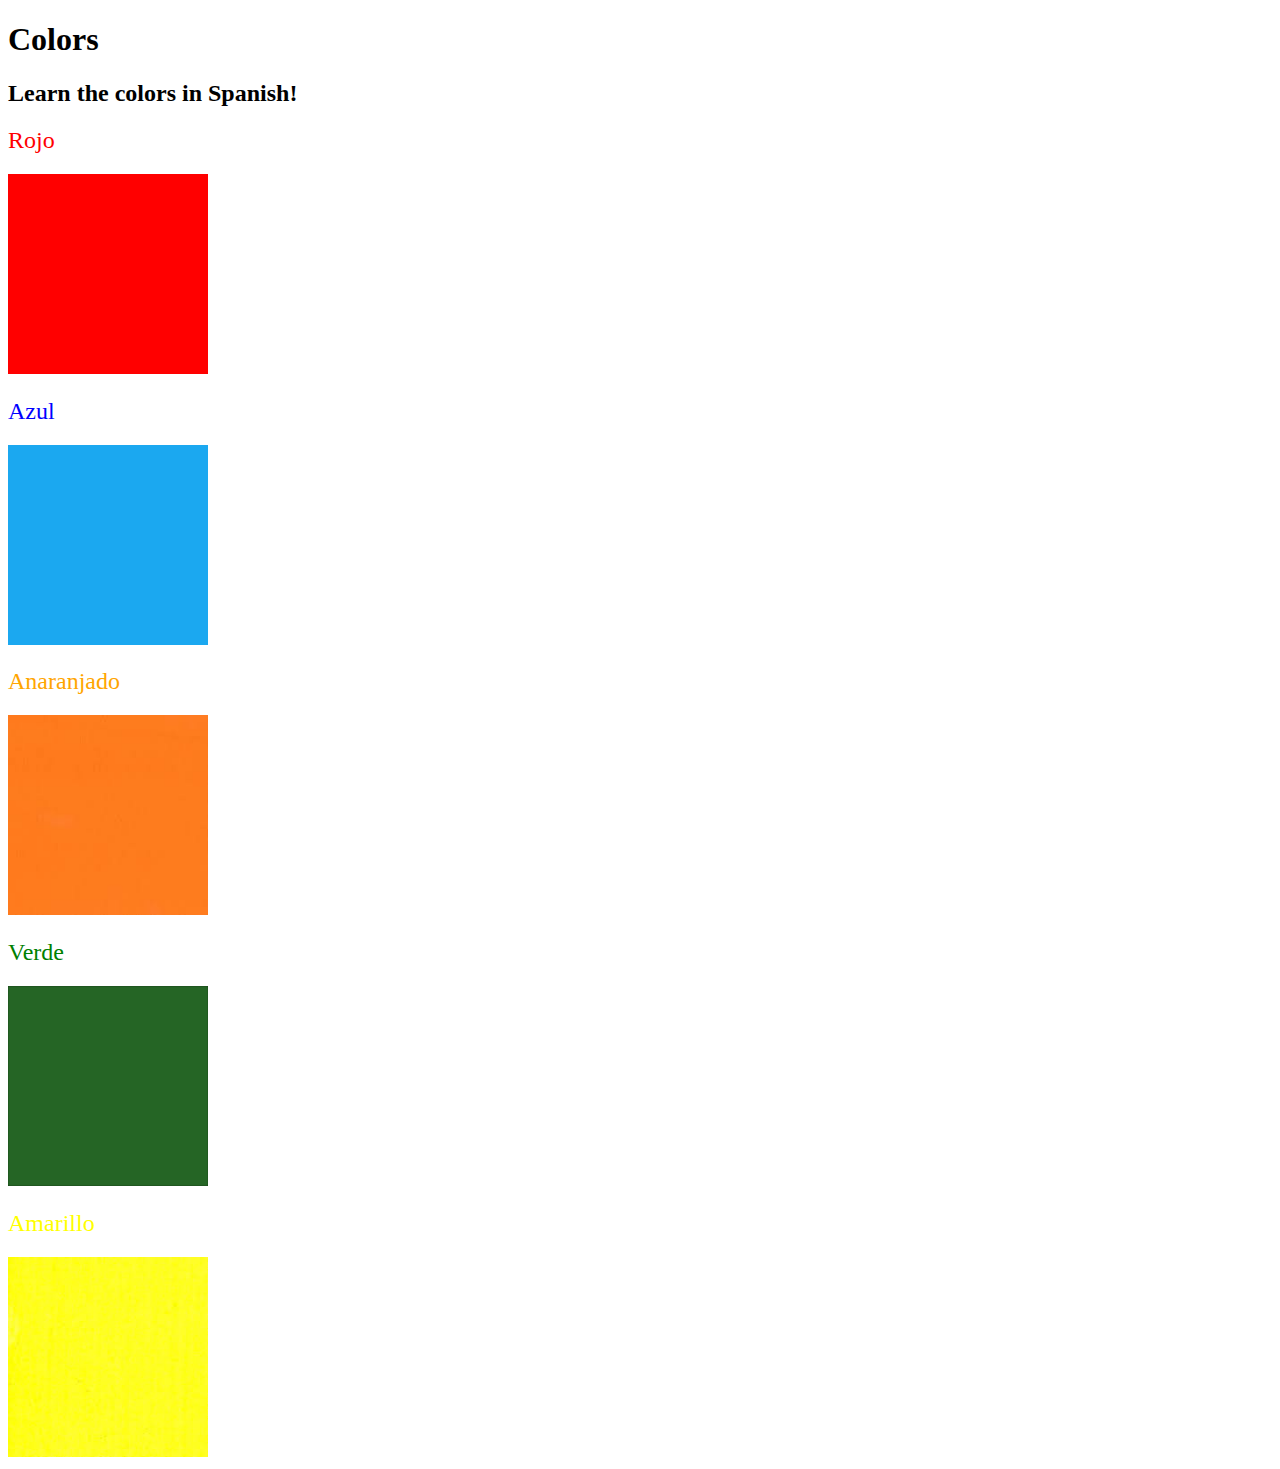
<file: Color Vocab Project/index.html>
<!DOCTYPE html>
<html lang="en">

<head>
  <meta charset="UTF-8">
  <title>Spanish Vocabulary</title>
  <link rel="stylesheet" href="./style.css" />
</head>

<body>
  <h1>Colors</h1>
  <h2>Learn the colors in Spanish!</h2>
  <h2 class="color-title" id="red">Rojo</h2>
  <img class="color" src="./assets/images/red.png" alt="red" />

  <h2 class="color-title" id="blue">Azul</h2>
  <img src="./assets/images/blue.png" alt="blue" />

  <h2 class="color-title" id="orange">Anaranjado</h2>
  <img src="./assets/images/orange.png" alt="orange" />

  <h2 class="color-title" id="green">Verde</h2>
  <img src="./assets/images/green.png" alt="green" />

  <h2 class="color-title" id="yellow">Amarillo</h2>
  <img src="./assets/images/yellow.png" alt="yellow" />
</body>

</html>
</file>
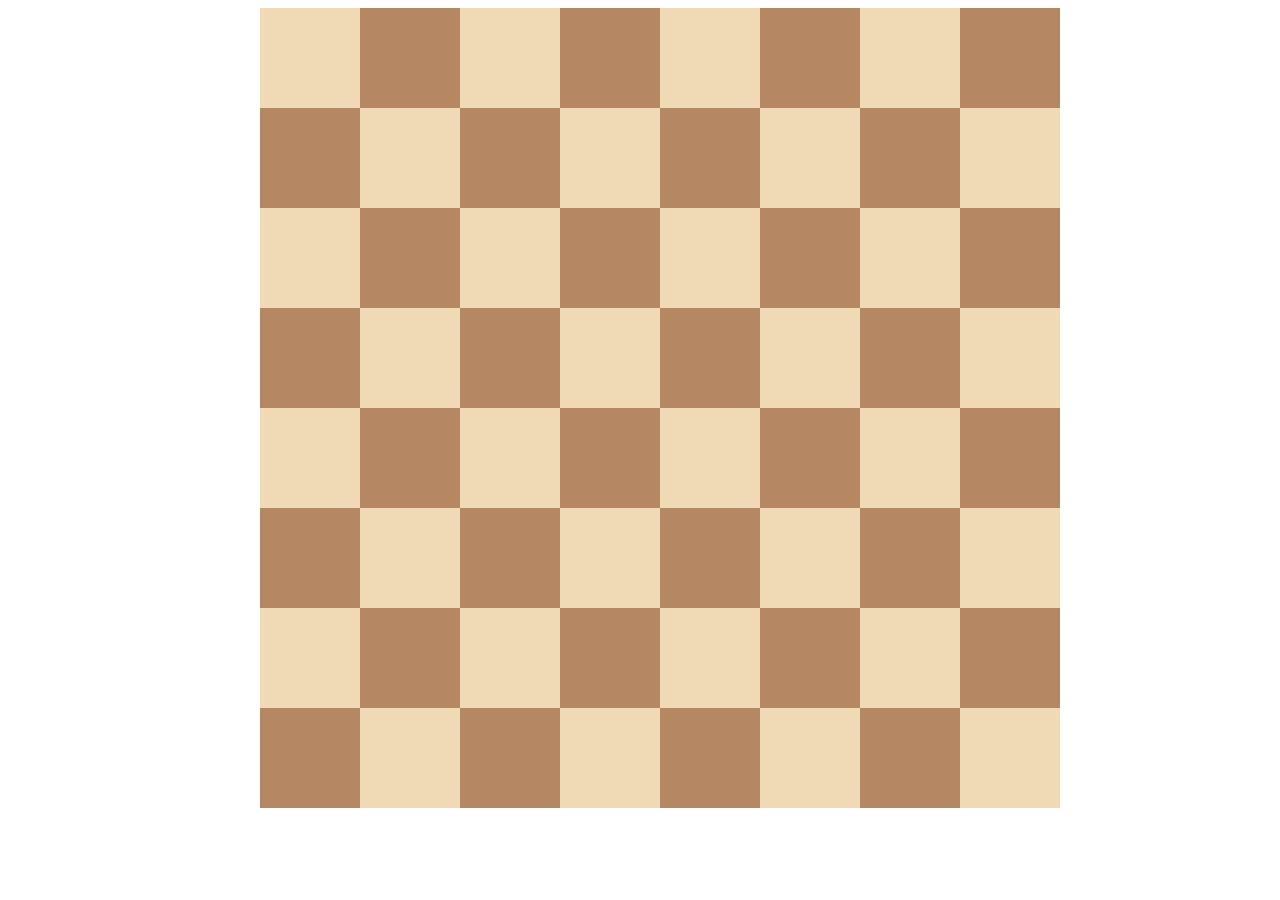
<file: Display Grid/index.html>
<!DOCTYPE html>
<html>
<link rel="stylesheet" href="./styles.css">
<head>
  <title>Chessboard</title>
</head>

<body>
  <div class="main-container">
    <div class="container">
      <div class="white"></div>
      <div class="black"></div>
      <div class="white"></div>
      <div class="black"></div>
      <div class="white"></div>
      <div class="black"></div>
      <div class="white"></div>
      <div class="black"></div>
      <div class="black"></div>
      <div class="white"></div>
      <div class="black"></div>
      <div class="white"></div>
      <div class="black"></div>
      <div class="white"></div>
      <div class="black"></div>
      <div class="white"></div>
      <div class="white"></div>
      <div class="black"></div>
      <div class="white"></div>
      <div class="black"></div>
      <div class="white"></div>
      <div class="black"></div>
      <div class="white"></div>
      <div class="black"></div>
      <div class="black"></div>
      <div class="white"></div>
      <div class="black"></div>
      <div class="white"></div>
      <div class="black"></div>
      <div class="white"></div>
      <div class="black"></div>
      <div class="white"></div>
      <div class="white"></div>
      <div class="black"></div>
      <div class="white"></div>
      <div class="black"></div>
      <div class="white"></div>
      <div class="black"></div>
      <div class="white"></div>
      <div class="black"></div>
      <div class="black"></div>
      <div class="white"></div>
      <div class="black"></div>
      <div class="white"></div>
      <div class="black"></div>
      <div class="white"></div>
      <div class="black"></div>
      <div class="white"></div>
      <div class="white"></div>
      <div class="black"></div>
      <div class="white"></div>
      <div class="black"></div>
      <div class="white"></div>
      <div class="black"></div>
      <div class="white"></div>
      <div class="black"></div>
      <div class="black"></div>
      <div class="white"></div>
      <div class="black"></div>
      <div class="white"></div>
      <div class="black"></div>
      <div class="white"></div>
      <div class="black"></div>
      <div class="white"></div>
    </div>
  </div>
</body>

</html>
</file>
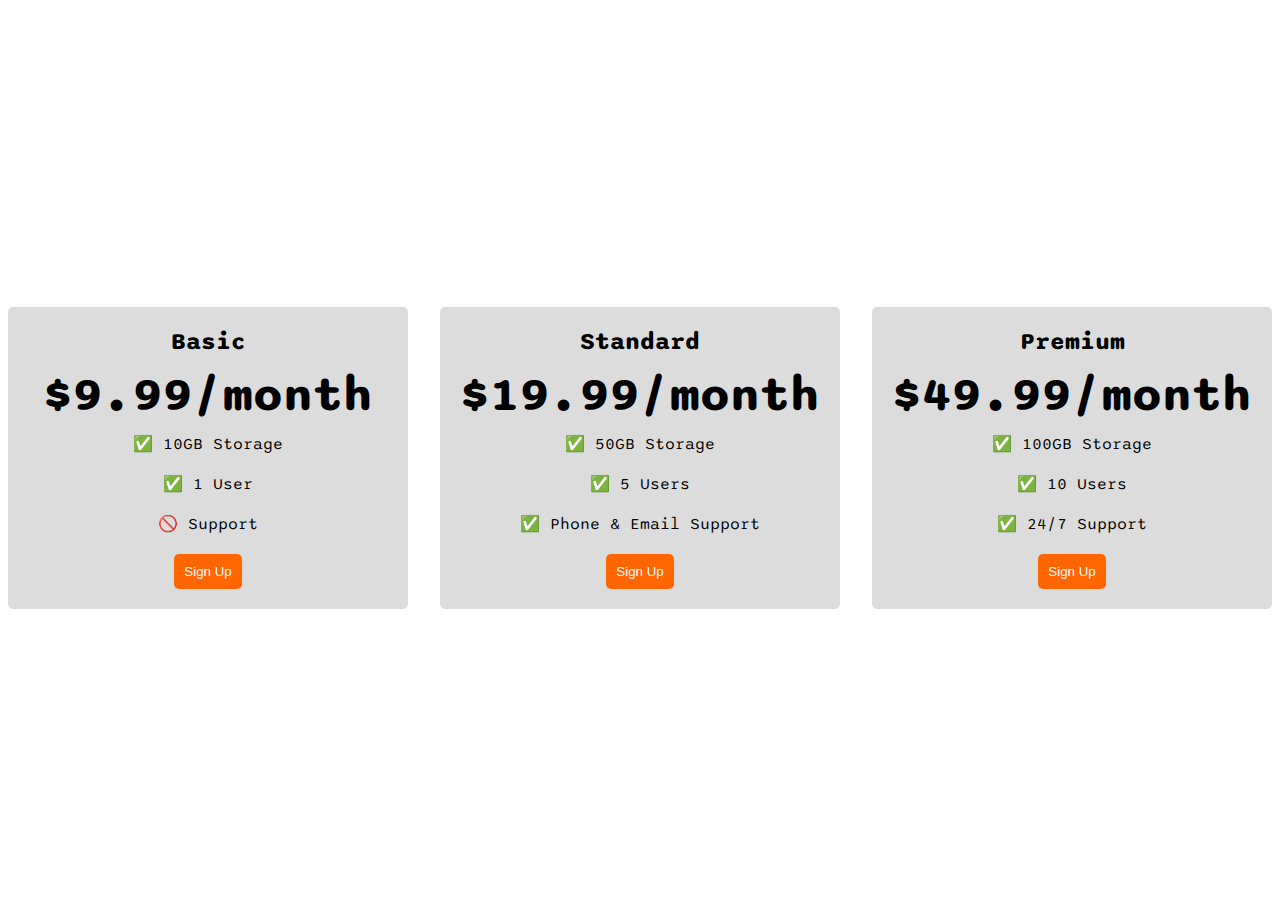
<file: Flexbox Pricing Table Project/index.html>
<!DOCTYPE html>
<html>

<head>
  <title>Flexbox Pricing Table</title>
  <link rel="stylesheet" href="./style.css">
  <link rel="preconnect" href="https://fonts.googleapis.com">
  <link rel="preconnect" href="https://fonts.gstatic.com" crossorigin>
  <link href="https://fonts.googleapis.com/css2?family=Sono:wght@400;700&display=swap" rel="stylesheet">
</head>

<body>
  <div class="pricing-container">
    <div class="pricing-plan">
      <div class="plan-title">Basic</div>
      <div class="plan-price">$9.99/month</div>
      <ul class="plan-features">
        <li>✅ 10GB Storage</li>
        <li>✅ 1 User</li>
        <li>🚫 Support</li>
      </ul>
      <button class="plan-button">Sign Up</a>
    </div>
    <div class="pricing-plan">
      <div class="plan-title">Standard</div>
      <div class="plan-price">$19.99/month</div>
      <ul class="plan-features">
        <li>✅ 50GB Storage</li>
        <li>✅ 5 Users</li>
        <li>✅ Phone &amp; Email Support</li>
      </ul>
      <button class="plan-button">Sign Up</a>
    </div>
    <div class="pricing-plan">
      <div class="plan-title">Premium</div>
      <div class="plan-price">$49.99/month</div>
      <ul class="plan-features">
        <li>✅ 100GB Storage</li>
        <li>✅ 10 Users</li>
        <li>✅ 24/7 Support</li>
      </ul>
      <button class="plan-button">Sign Up</a>
    </div>
  </div>

</body>

</html>
</file>
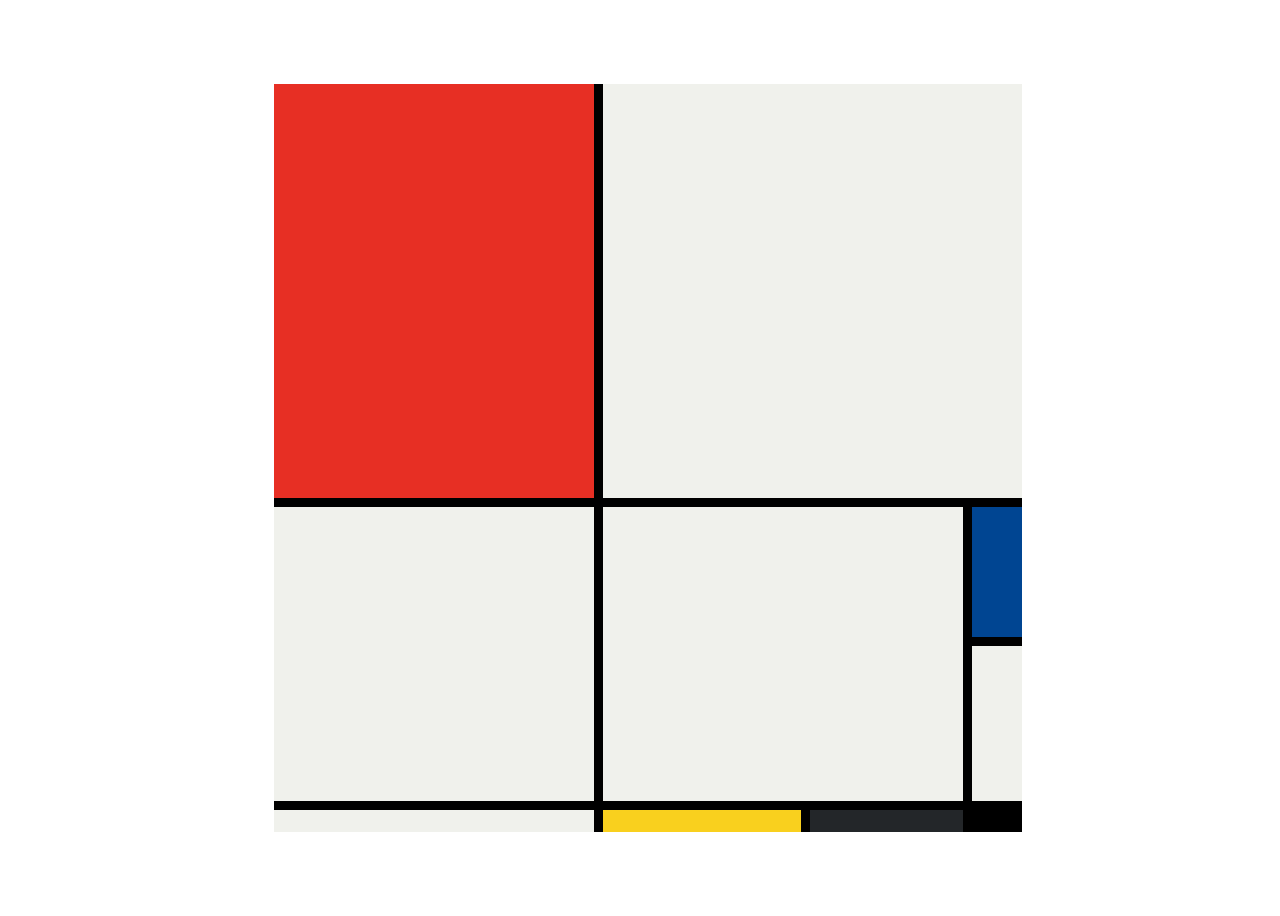
<file: Mondrian Project/index.html>
<!DOCTYPE html>
<html lang="en">
<head>
    <meta charset="UTF-8">
    <meta name="viewport" content="width=device-width, initial-scale=1.0">
    <title>Mondrian Project</title>
    <link rel="stylesheet" href="./styles.css">
</head>

<body>
    <div class="flex-container">
        <div class="container">
            <div class="item red"></div>
            <div class="item white1"></div>
            <div class="item white2"></div>
            <div class="item white3"></div>
            <div class="item blue"></div>
            <div class="item white"></div> 
            <div class="item"></div>
            <div class="item yellow"></div>
            <div class="item black"></div>
        </div>
    </div>
</body>

</html>
</file>
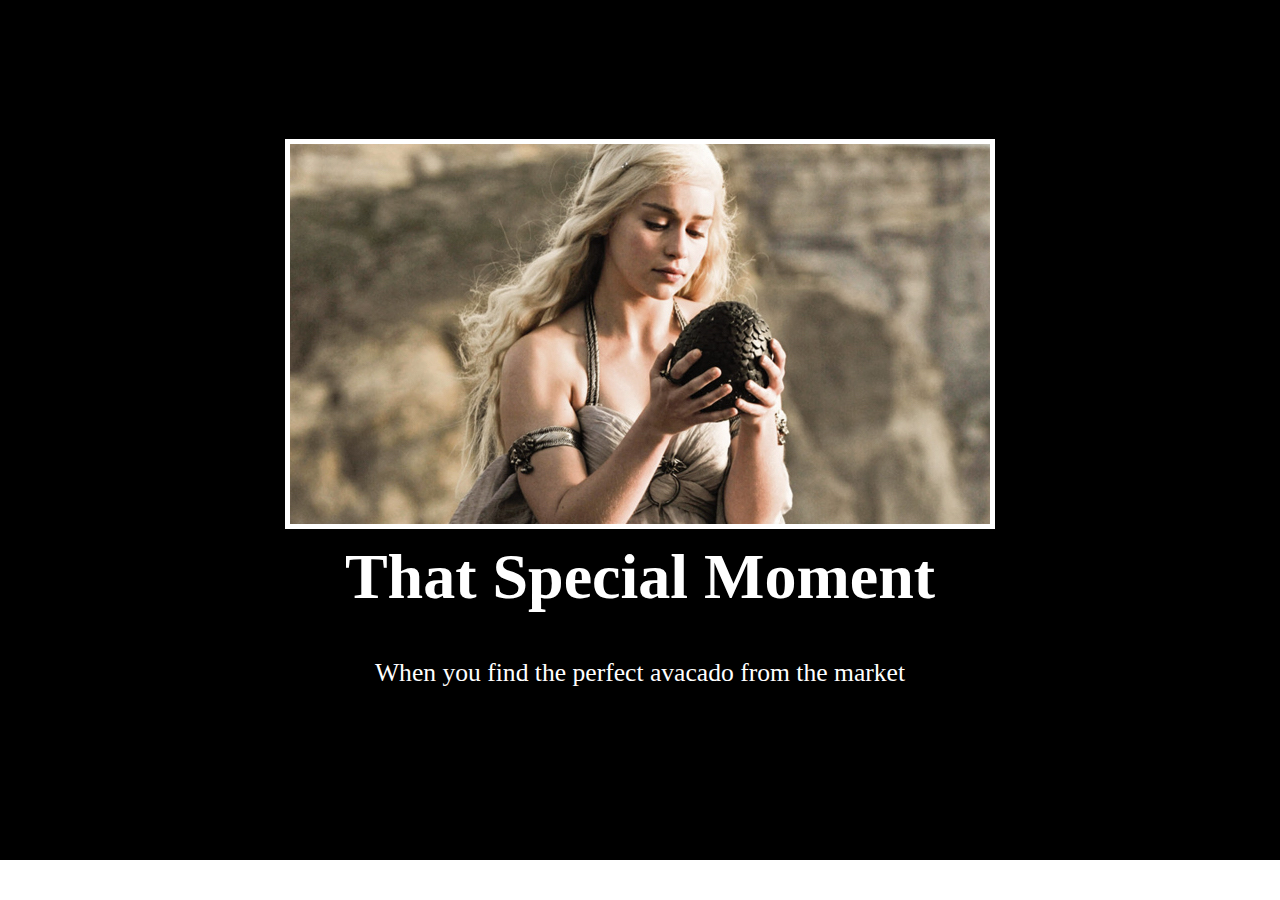
<file: Motivation Meme Project/index.html>
<!DOCTYPE html>
<html lang="en">
<head>
  <meta charset="UTF-8">
  <meta http-equiv="X-UA-Compatible" content="IE=edge">
  <meta name="viewport" content="width=device-width, initial-scale=1.0">
  <title>Meme</title>
  <link rel="stylesheet" href="./style.css">
</head>
<body>
  <div class="container">
    <div class="innercont">
      <img src="./assets/images/daenerys.jpeg" alt="Rwarr">
      <h1>That Special Moment</h1>
      <p>When you find the perfect avacado from the market</p>
    </div>
  </div>
</body>
</html>
</file>
<file: Color Vocab Project/style.css>
#red{
    color:red;
}

#blue{
    color:blue;
}

#orange{
    color:orange;
}

#green{
    color:green;
}

#yellow{
    color:yellow;
}

.color-title{
    font-weight: normal;
}

img{
    height: 200px;
    width: 200px;
}
</file>
<file: Display Grid/styles.css>
.white{
    background-color: #f0d9b5;
    height: 100px;
    width: 100px;
}
.black{
    background-color: #b58863;
    height: 100px;
    width: 100px;
}

.container{
    width: 760px;
    display: grid;
    grid-template-columns: 1fr 1fr 1fr 1fr 1fr 1fr 1fr 1fr ;
}

.main-container{
    display: flex;
    align-items: center;
    justify-content: center;
}
</file>
<file: Flexbox Pricing Table Project/style.css>
body {
    font-family: 'Sono', sans-serif;
  }

  /* Hint: What can you do with a media query and flexbox? */
  @media (max-width: 1250px) {
    
  }

.pricing-container{
    display: flex;
    gap: 2rem;
    justify-content: center;
    align-items: center;
    height: 100vh;
}

.pricing-plan{
    background-color: gainsboro;
    max-width: 400px;
    flex:1;
    padding: 20px;
    border-radius: 5px;
    text-align: center;
    min-width: 360px;
}

.plan-title {
    font-size: 24px;
    font-weight: bold;
    margin-bottom: 10px;
  }

  .plan-price {
    font-size: 48px;
    font-weight: bold;
    margin-bottom: 10px;
  }

  .plan-features {
    list-style: none;
    padding: 0;
    margin: 0;
  }

  .plan-features li {
    margin-bottom: 20px;
  }

  .plan-button {
    padding: 10px;
    background-color: #ff6600;
    color: #fff;
    border-radius: 5px;
    border: none;
  }



  @media (max-width: 1250px) {
    .pricing-container {
      flex-direction: column;
      height: 100%;
    }
  }
</file>
<file: Mondrian Project/styles.css>
.flex-container {
    display: flex;
    justify-content: center;
    align-items: center;
    height: 100vh; 
    width: 100vw; 
}

.container {
    height: 748px;
    width: 748px;
    display: grid;
    background-color: #000;
    grid-template-columns: 320px 198px 153px 50px;
    grid-template-rows: 414px 130px 155px 22px;
    gap: 9px;
}

.item {
    background-color: #F0F1EC;
}

.red {
    background-color: #E72F24;
}

.black {
    background-color: #232629;
}

.blue {
    background-color: #004592;
}

.yellow {
    background-color: #F9D01E;
}

.white1 {
    grid-column: span 3;
}

.white2 {
    grid-row: span 2;
}

.white3 {
    grid-area: 2 / 2 / 4 / 4;
}
</file>
<file: Motivation Meme Project/style.css>
*
{
    box-sizing: border-box;
    padding: 0;
    margin: 0;
}
.container h1 , p
{
    color: #fff;
}
.container {
    background-color:black;
    width: 100%;
    height: 860px;
    display: flex;
    justify-content: center;
    align-items: center;
}

img{
    border: solid 5px white;
}

.innercont{
    display: flex;
    flex-direction: column;
    align-items: center;
    line-height: 6rem;
}

h1{
    font-weight: 800;
    font-size: 4rem;
}
p{
    font-size: 1.6rem;
}
</file>
